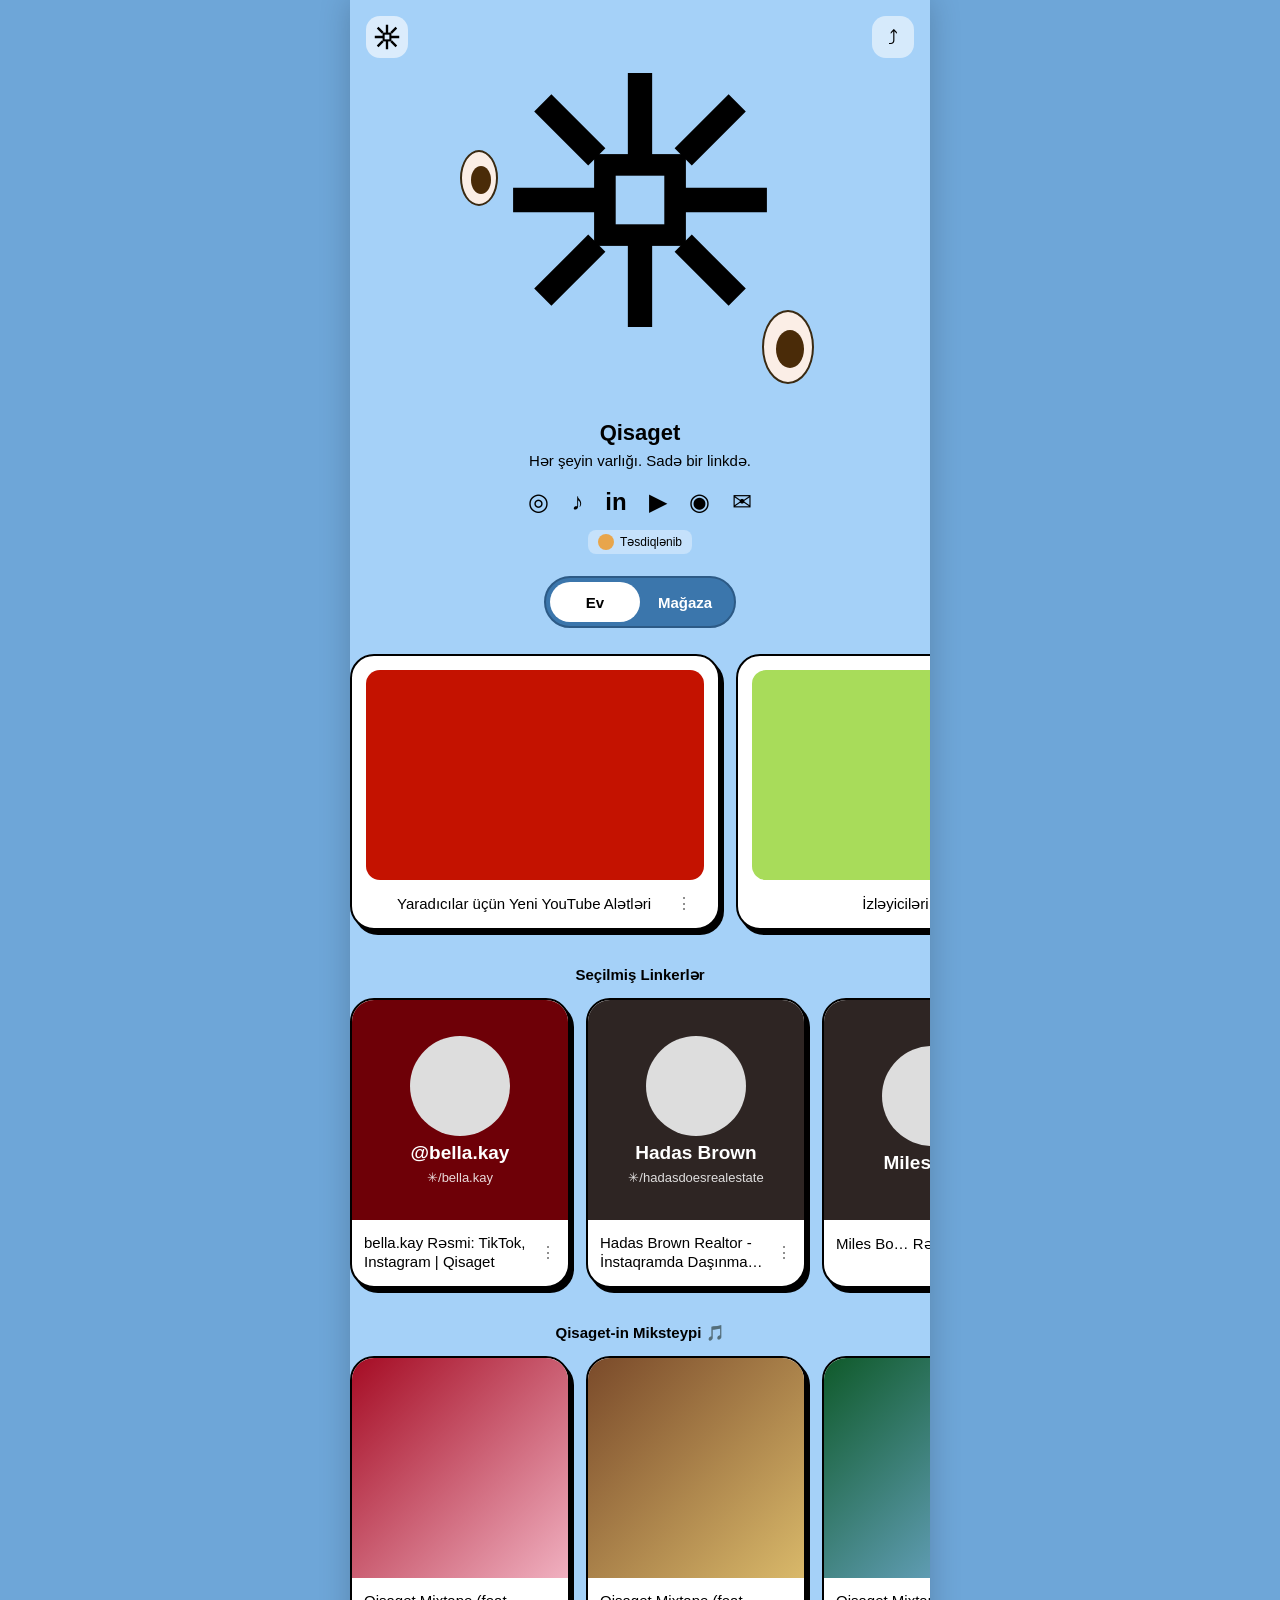
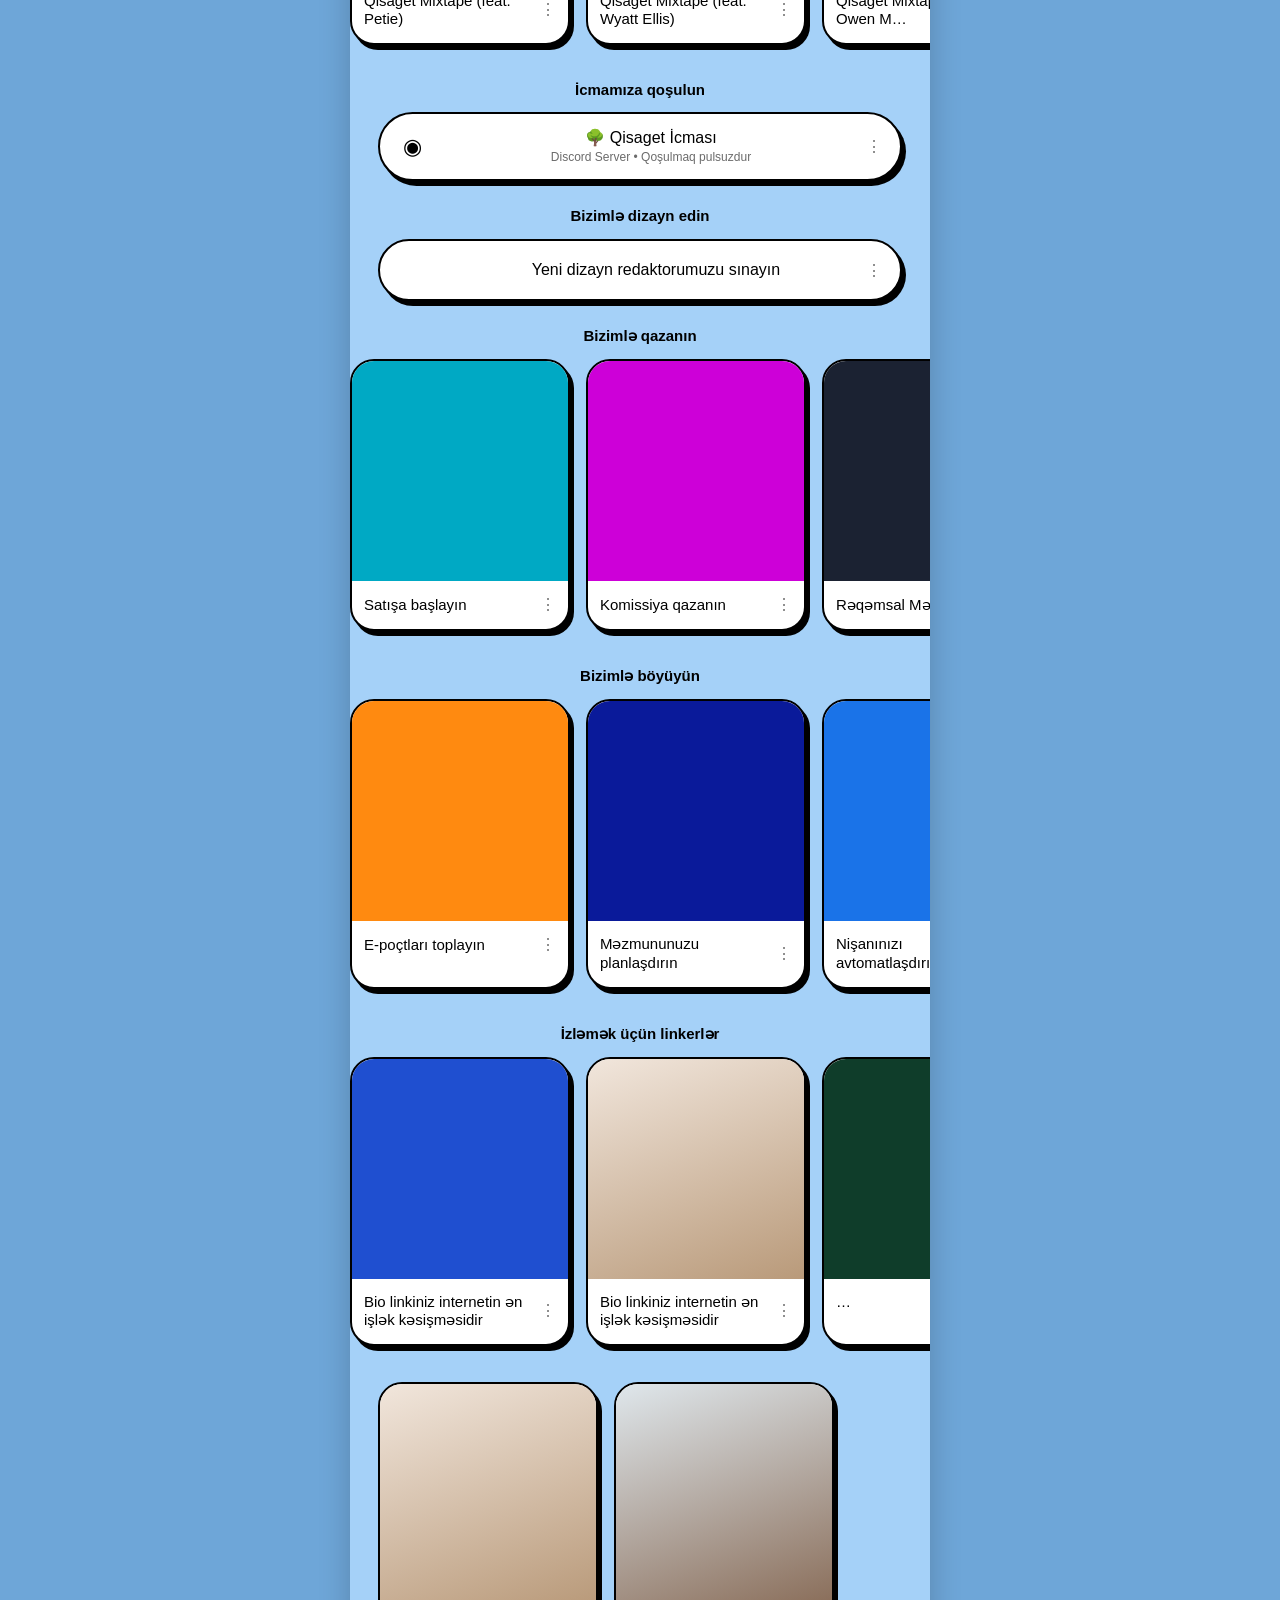
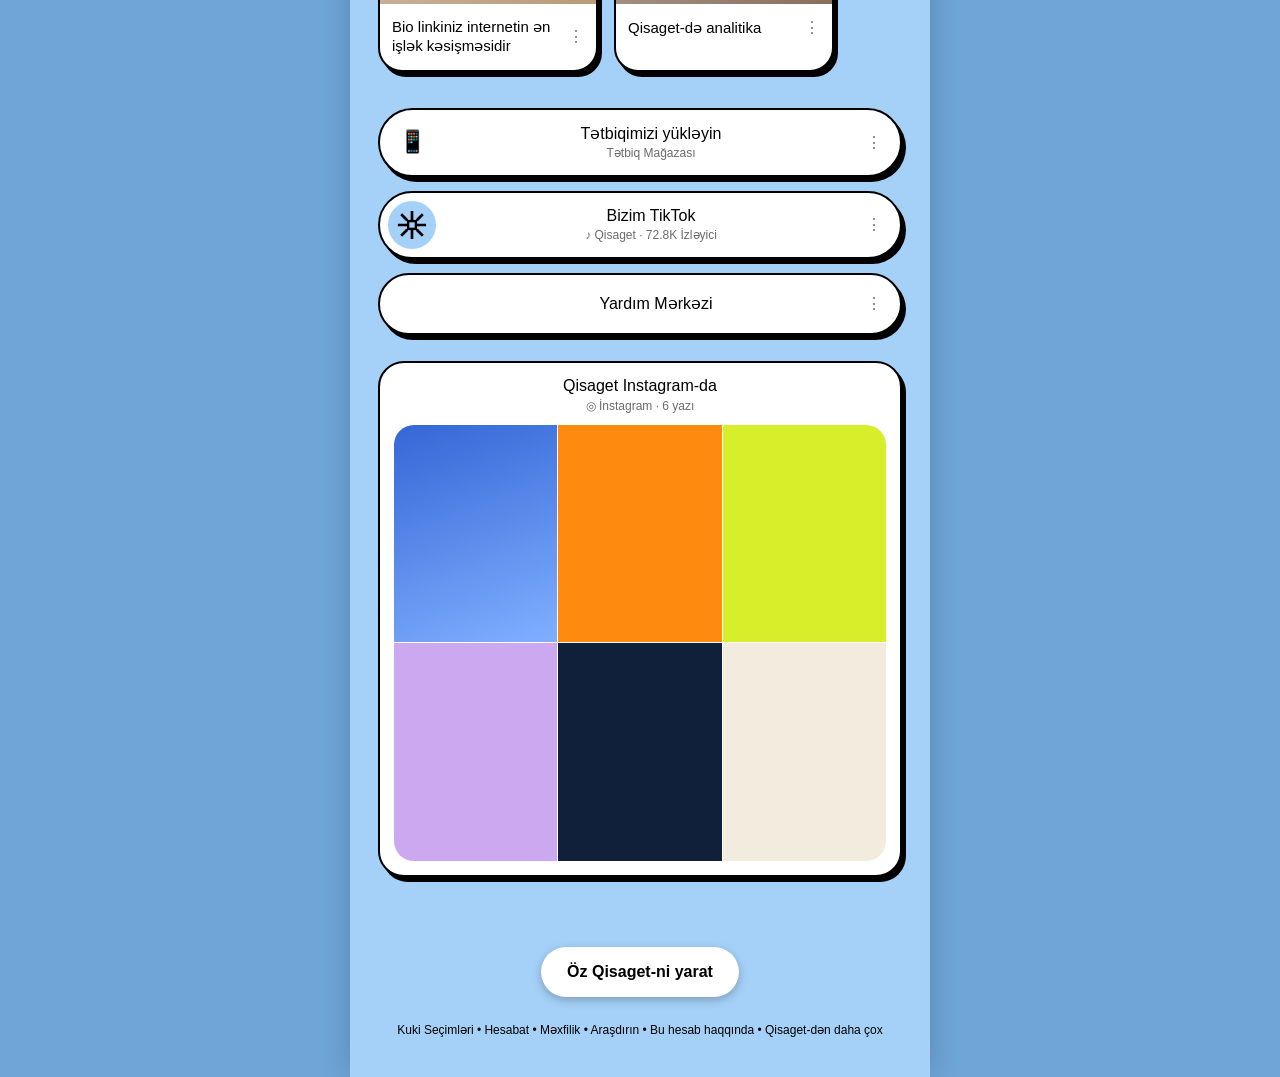
<file: public/assets/aistudio/Menim_profil_qisaget_24afb191.html>
<!DOCTYPE html>
<html lang="az">
<head>
<meta charset="UTF-8">
<meta name="viewport" content="width=device-width, initial-scale=1">
<title>Qisaget</title>
<style>
  :root{
    --bg:#a5d1f8;      /* əsas açıq göy rəng */
    --side:#6ea6d8;    /* yan zolaqlar */
    --ink:#000;
    --card:#fff;
    --muted:#6b6b6b;
    --toggle:#3b76ac;
  }
  *{box-sizing:border-box;margin:0;padding:0}
  body{font-family:"Inter","Segoe UI",Arial,sans-serif;background:var(--side);color:var(--ink);min-height:100vh}
  .page{max-width:580px;margin:0 auto;background:var(--bg);min-height:100vh;position:relative;padding-bottom:40px;box-shadow:0 0 30px rgba(0,0,0,.2)}

  /* üst düymələr */
  .topbtn{position:absolute;top:16px;width:42px;height:42px;border-radius:14px;border:0;background:rgba(255,255,255,.55);display:grid;place-items:center;font-size:20px;cursor:pointer}
  .topbtn.left{left:16px;background:rgba(255,255,255,.6)}
  .topbtn.right{right:16px}

  /* hero */
  .hero{height:420px;display:grid;place-items:center;position:relative;overflow:hidden}
  .logo-big{width:270px;height:270px;color:#000;transform:translateY(-10px)}
  .eye{position:absolute;width:38px;height:56px;background:#fbeee6;border:2px solid #3a2a12;border-radius:50%}
  .eye::after{content:"";position:absolute;width:20px;height:28px;background:#4a2b08;border-radius:50%;left:9px;top:14px}
  .eye.e1{left:19%;top:150px}
  .eye.e2{right:20%;top:310px;width:52px;height:74px}
  .eye.e2::after{width:28px;height:38px;left:12px;top:18px}

  .profile{text-align:center;padding:0 16px}
  .profile h1{font-size:22px;font-weight:700}
  .profile p{font-size:15px;margin-top:6px}
  .socials{display:flex;justify-content:center;gap:22px;margin:18px 0 14px;font-size:24px}
  .socials a{color:#000;text-decoration:none}
  .verified{display:inline-flex;align-items:center;gap:6px;background:rgba(255,255,255,.35);padding:4px 10px;border-radius:8px;font-size:12px}
  .verified i{width:16px;height:16px;border-radius:50%;background:#e8a54b;display:inline-block}

  /* Ev / Mağaza keçidi */
  .switch{display:flex;width:192px;height:52px;margin:22px auto 26px;background:var(--toggle);border-radius:30px;padding:4px;border:2px solid #2c5a86}
  .switch button{flex:1;border:0;border-radius:26px;background:transparent;color:#fff;font-weight:700;font-size:15px;cursor:pointer}
  .switch button.active{background:#fff;color:#000}

  /* bölmələr */
  section{margin-top:26px}
  section h2{text-align:center;font-size:15px;font-weight:700;margin-bottom:14px}

  /* üfüqi sürüşən kartlar */
  .row{display:flex;gap:16px;overflow-x:auto;padding:0 28px 10px;scroll-snap-type:x mandatory;scrollbar-width:none}
  .row::-webkit-scrollbar{display:none}
  .card{flex:0 0 220px;background:var(--card);border:2px solid #000;border-radius:24px;box-shadow:4px 5px 0 #000;overflow:hidden;scroll-snap-align:start}
  .card.wide{flex-basis:370px;padding:14px;padding-bottom:0}
  .card .thumb{height:220px;display:block}
  .card.wide .thumb{height:210px;border-radius:14px}
  .card .cap{display:flex;justify-content:space-between;align-items:center;gap:6px;padding:14px 12px;font-size:15px;font-weight:500;line-height:1.25}
  .dots{color:#777;font-size:16px;cursor:pointer}

  /* profil kartı */
  .pcard{height:220px;display:flex;flex-direction:column;align-items:center;justify-content:center;color:#fff;gap:6px;text-align:center}
  .avatar{width:100px;height:100px;border-radius:50%;background:#ddd;border:0}
  .pcard b{font-size:19px}
  .pcard small{font-size:13px;opacity:.85}

  /* uzun linklər */
  .links{display:flex;flex-direction:column;gap:14px;padding:0 28px}
  .link{background:#fff;border:2px solid #000;border-radius:999px;box-shadow:4px 5px 0 #000;padding:14px 18px;display:flex;align-items:center;justify-content:space-between;text-decoration:none;color:#000;min-height:62px;position:relative}
  .link .t{flex:1;text-align:center}
  .link .t b{display:block;font-size:16px;font-weight:500}
  .link .t span{font-size:12px;color:var(--muted)}
  .link .ico{width:48px;height:48px;border-radius:50%;background:var(--bg);display:grid;place-items:center;font-size:22px;margin:-6px 0 -6px -10px;flex:0 0 auto}
  .link .spacer{width:48px;flex:0 0 auto}

  /* Instagram bloku */
  .igcard{background:#fff;border:2px solid #000;border-radius:26px;box-shadow:4px 5px 0 #000;padding:14px 14px 14px;margin:0 28px}
  .igcard h3{text-align:center;font-size:16px;font-weight:500}
  .igcard small{display:block;text-align:center;color:var(--muted);font-size:12px;margin:4px 0 12px}
  .grid{display:grid;grid-template-columns:repeat(3,1fr);border-radius:20px;overflow:hidden;gap:1px;background:#fff}
  .grid div{aspect-ratio:3/4}

  /* altlıq */
  .cta{display:block;width:max-content;margin:70px auto 26px;background:#fff;border:0;border-radius:999px;padding:16px 26px;font-size:16px;font-weight:600;box-shadow:0 3px 10px rgba(0,0,0,.25);cursor:pointer}
  .footer{text-align:center;font-size:12px;padding:0 16px}

  /* şəkil yerləri (öz şəkillərinizlə əvəz edin) */
  .c-red{background:#c41200}.c-green{background:#a8dc5a}.c-wine{background:#6e0007}.c-brown{background:#2e2523}
  .c-mix1{background:linear-gradient(135deg,#a50c24,#f0b0c0)}
  .c-mix2{background:linear-gradient(135deg,#7a4a2a,#d9b96a)}
  .c-mix3{background:linear-gradient(135deg,#0f5a2a,#7ab2e0)}
  .c-teal{background:#00a9c4}.c-pink{background:#cd00d8}.c-dark{background:#1b2232}
  .c-orange{background:#ff8a10}.c-navy{background:#0a1a9a}.c-sky{background:#1a73e8}
  .c-p1{background:linear-gradient(160deg,#3566d6,#7fb0ff)}.c-p2{background:#ff8a10}.c-p3{background:#d6ef2a}
  .c-p4{background:#cba8f0}.c-p5{background:#10203a}.c-p6{background:#f2ecdf}
  .c-photo1{background:linear-gradient(160deg,#f1e6dc,#b99a7a)}.c-photo2{background:linear-gradient(160deg,#dfe7ec,#8a6e5a)}
  .c-person1{background:#1f4fd0}.c-person2{background:#d8d2cc}.c-person3{background:#0f3d2a}

  /* ikinci səhifə: açılış (landing) */
  .landing{display:none;background:var(--bg);min-height:100vh}
  .banner{background:#7a0022;color:#fff;text-align:center;font-size:12px;padding:12px 40px;position:relative}
  .banner a{color:#fff;text-decoration:underline}
  .banner .x{position:absolute;right:16px;top:8px;font-size:20px;cursor:pointer}
  .nav{margin:16px;background:#fff;border-radius:999px;padding:18px 24px;display:flex;justify-content:space-between;align-items:center}
  .nav b{font-size:24px;letter-spacing:-1px}
  .nav span{font-size:24px;cursor:pointer}
  .landing .inner{padding:30px 28px}
  .kicker{font-size:13px;font-weight:800;margin-bottom:22px}
  .landing h1{font-size:56px;line-height:.95;color:#12365c;font-weight:900;letter-spacing:-2px}
  .landing p{margin:26px 0 30px;font-size:16px;line-height:1.5;color:#10243d}
  .landing input{width:100%;padding:18px;font-size:16px;border:0;border-radius:12px;margin-bottom:12px}
  .landing .go{width:100%;padding:20px;border:0;border-radius:999px;background:#12365c;color:#fff;font-weight:700;font-size:16px;cursor:pointer}
  .landing .team{margin-top:40px;font-size:15px}
  .tabs-note{display:none}
</style>
</head>
<body>
<svg width="0" height="0" style="position:absolute" aria-hidden="true">
  <symbol id="qlogo" viewBox="0 0 100 100">
    <g stroke="currentColor" stroke-width="9" fill="none" stroke-linecap="butt">
      <path d="M50 3V36M50 64V97M3 50H36M64 50H97"/>
      <path d="M34 34L14 14M66 34L86 14M34 66L14 86M66 66L86 86"/>
      <rect x="37" y="37" width="26" height="26" stroke-width="8"/>
    </g>
  </symbol>
</svg>

<!-- ============== ƏSAS PROFİL SƏHİFƏSİ ============== -->
<div class="page" id="profile">
  <button class="topbtn left" aria-label="Menyu" onclick="showLanding()"><svg width="26" height="26" viewBox="0 0 100 100"><use href="#qlogo"/></svg></button>
  <button class="topbtn right" aria-label="Paylaş">⤴</button>

  <div class="hero">
    <div class="eye e1"></div>
    <svg class="logo-big" viewBox="0 0 100 100" role="img" aria-label="Qisaget loqosu"><use href="#qlogo"/></svg>
    <div class="eye e2"></div>
  </div>

  <div class="profile">
    <h1>Qisaget</h1>
    <p>Hər şeyin varlığı. Sadə bir linkdə.</p>
    <div class="socials">
      <a href="#" aria-label="Instagram">◎</a>
      <a href="#" aria-label="TikTok">♪</a>
      <a href="#" aria-label="LinkedIn"><b>in</b></a>
      <a href="#" aria-label="YouTube">▶</a>
      <a href="#" aria-label="Discord">◉</a>
      <a href="#" aria-label="E-poçt">✉</a>
    </div>
    <span class="verified"><i></i> Təsdiqlənib</span>
  </div>

  <div class="switch">
    <button class="active" id="btnHome">Ev</button>
    <button id="btnShop">Mağaza</button>
  </div>

  <!-- Xəbərlər -->
  <div class="row">
    <div class="card wide">
      <div class="thumb c-red"></div>
      <div class="cap"><span style="flex:1;text-align:center">Yaradıcılar üçün Yeni YouTube Alətləri</span><span class="dots">⋮</span></div>
    </div>
    <div class="card wide">
      <div class="thumb c-green"></div>
      <div class="cap"><span style="flex:1;text-align:center">İzləyiciləri B…</span><span class="dots">⋮</span></div>
    </div>
  </div>

  <section>
    <h2>Seçilmiş Linkerlər</h2>
    <div class="row">
      <div class="card">
        <div class="pcard c-wine"><div class="avatar"></div><b>@bella.kay</b><small>✳/bella.kay</small></div>
        <div class="cap"><span>bella.kay Rəsmi: TikTok, Instagram | Qisaget</span><span class="dots">⋮</span></div>
      </div>
      <div class="card">
        <div class="pcard c-brown"><div class="avatar"></div><b>Hadas Brown</b><small>✳/hadasdoesrealestate</small></div>
        <div class="cap"><span>Hadas Brown Realtor - İnstaqramda Daşınma…</span><span class="dots">⋮</span></div>
      </div>
      <div class="card">
        <div class="pcard c-brown"><div class="avatar"></div><b>Miles Bo…</b></div>
        <div class="cap"><span>Miles Bo… Rəsmi: T…</span><span class="dots">⋮</span></div>
      </div>
    </div>
  </section>

  <section>
    <h2>Qisaget-in Miksteypi 🎵</h2>
    <div class="row">
      <div class="card"><div class="thumb c-mix1"></div><div class="cap"><span>Qisaget Mixtape (feat. Petie)</span><span class="dots">⋮</span></div></div>
      <div class="card"><div class="thumb c-mix2"></div><div class="cap"><span>Qisaget Mixtape (feat. Wyatt Ellis)</span><span class="dots">⋮</span></div></div>
      <div class="card"><div class="thumb c-mix3"></div><div class="cap"><span>Qisaget Mixtape (feat. Owen M…</span><span class="dots">⋮</span></div></div>
    </div>
  </section>

  <section>
    <h2>İcmamıza qoşulun</h2>
    <div class="links">
      <a class="link" href="#">
        <span class="ico" style="background:transparent">◉</span>
        <span class="t"><b>🌳 Qisaget İcması</b><span>Discord Server • Qoşulmaq pulsuzdur</span></span>
        <span class="dots">⋮</span>
      </a>
    </div>
  </section>

  <section>
    <h2>Bizimlə dizayn edin</h2>
    <div class="links">
      <a class="link" href="#"><span class="spacer"></span><span class="t"><b>Yeni dizayn redaktorumuzu sınayın</b></span><span class="dots">⋮</span></a>
    </div>
  </section>

  <section>
    <h2>Bizimlə qazanın</h2>
    <div class="row">
      <div class="card"><div class="thumb c-teal"></div><div class="cap"><span>Satışa başlayın</span><span class="dots">⋮</span></div></div>
      <div class="card"><div class="thumb c-pink"></div><div class="cap"><span>Komissiya qazanın</span><span class="dots">⋮</span></div></div>
      <div class="card"><div class="thumb c-dark"></div><div class="cap"><span>Rəqəmsal Məhsullar</span><span class="dots">⋮</span></div></div>
    </div>
  </section>

  <section>
    <h2>Bizimlə böyüyün</h2>
    <div class="row">
      <div class="card"><div class="thumb c-orange"></div><div class="cap"><span>E-poçtları toplayın</span><span class="dots">⋮</span></div></div>
      <div class="card"><div class="thumb c-navy"></div><div class="cap"><span>Məzmununuzu planlaşdırın</span><span class="dots">⋮</span></div></div>
      <div class="card"><div class="thumb c-sky"></div><div class="cap"><span>Nişanınızı avtomatlaşdırın</span><span class="dots">⋮</span></div></div>
    </div>
  </section>

  <section>
    <h2>İzləmək üçün linkerlər</h2>
    <div class="row">
      <div class="card"><div class="thumb c-person1"></div><div class="cap"><span>Bio linkiniz internetin ən işlək kəsişməsidir</span><span class="dots">⋮</span></div></div>
      <div class="card"><div class="thumb c-photo1"></div><div class="cap"><span>Bio linkiniz internetin ən işlək kəsişməsidir</span><span class="dots">⋮</span></div></div>
      <div class="card"><div class="thumb c-person3"></div><div class="cap"><span>…</span><span class="dots">⋮</span></div></div>
    </div>
  </section>

  <section>
    <div class="row">
      <div class="card"><div class="thumb c-photo1"></div><div class="cap"><span>Bio linkiniz internetin ən işlək kəsişməsidir</span><span class="dots">⋮</span></div></div>
      <div class="card"><div class="thumb c-photo2"></div><div class="cap"><span>Qisaget-də analitika</span><span class="dots">⋮</span></div></div>
    </div>
  </section>

  <section>
    <div class="links">
      <a class="link" href="#"><span class="ico" style="background:transparent">📱</span><span class="t"><b>Tətbiqimizi yükləyin</b><span>Tətbiq Mağazası</span></span><span class="dots">⋮</span></a>
      <a class="link" href="#"><span class="ico"><svg width="30" height="30" viewBox="0 0 100 100"><use href="#qlogo"/></svg></span><span class="t"><b>Bizim TikTok</b><span>♪ Qisaget · 72.8K İzləyici</span></span><span class="dots">⋮</span></a>
      <a class="link" href="#"><span class="spacer"></span><span class="t"><b>Yardım Mərkəzi</b></span><span class="dots">⋮</span></a>
    </div>
  </section>

  <section>
    <div class="igcard">
      <h3>Qisaget Instagram-da</h3>
      <small>◎ İnstagram · 6 yazı</small>
      <div class="grid">
        <div class="c-p1"></div><div class="c-p2"></div><div class="c-p3"></div>
        <div class="c-p4"></div><div class="c-p5"></div><div class="c-p6"></div>
      </div>
    </div>
  </section>

  <button class="cta" onclick="showLanding()">Öz Qisaget-ni yarat</button>

  <div class="footer">Kuki Seçimləri • Hesabat • Məxfilik • Araşdırın • Bu hesab haqqında • Qisaget-dən daha çox</div>
</div>

<!-- ============== AÇILIŞ (LANDING) SƏHİFƏSİ ============== -->
<div class="landing" id="landing">
  <div class="banner">YouTube kanalınızı Qisaget-də gücləndirin. <a href="#">Bu gün qoşulun.</a><span class="x" onclick="this.parentNode.style.display='none'">✕</span></div>
  <div class="nav"><b style="display:flex;align-items:center;gap:6px">Qisaget<svg width="28" height="28" viewBox="0 0 100 100"><use href="#qlogo"/></svg></b><span onclick="showProfile()">☰</span></div>
  <div class="inner">
    <div class="kicker">BİR LİNK. BÜTÜN DÜNYA.</div>
    <h1>Bioda sizin üçün hazırlanmış bir keçid.</h1>
    <p>Biodakı link üçün Qisaget istifadə edən milyonlarla insana qoşulun. Instagram, TikTok, YouTube və digər sosial media profillərinizdən yaratdığınız, seçdiyiniz və satdığınız hər şeyi paylaşmağınıza kömək edəcək bir link.</p>
    <input type="text" placeholder="qisaget.az/">
    <button class="go">Pulsuz başlayın</button>
    <div class="team">Yaradıcı komanda</div>
  </div>
</div>

<script>
  function showLanding(){document.getElementById('profile').style.display='none';document.getElementById('landing').style.display='block';window.scrollTo(0,0)}
  function showProfile(){document.getElementById('landing').style.display='none';document.getElementById('profile').style.display='block';window.scrollTo(0,0)}
  var h=document.getElementById('btnHome'),s=document.getElementById('btnShop');
  h.onclick=function(){h.classList.add('active');s.classList.remove('active')};
  s.onclick=function(){s.classList.add('active');h.classList.remove('active')};
</script>
</body>
</html>
</file>
